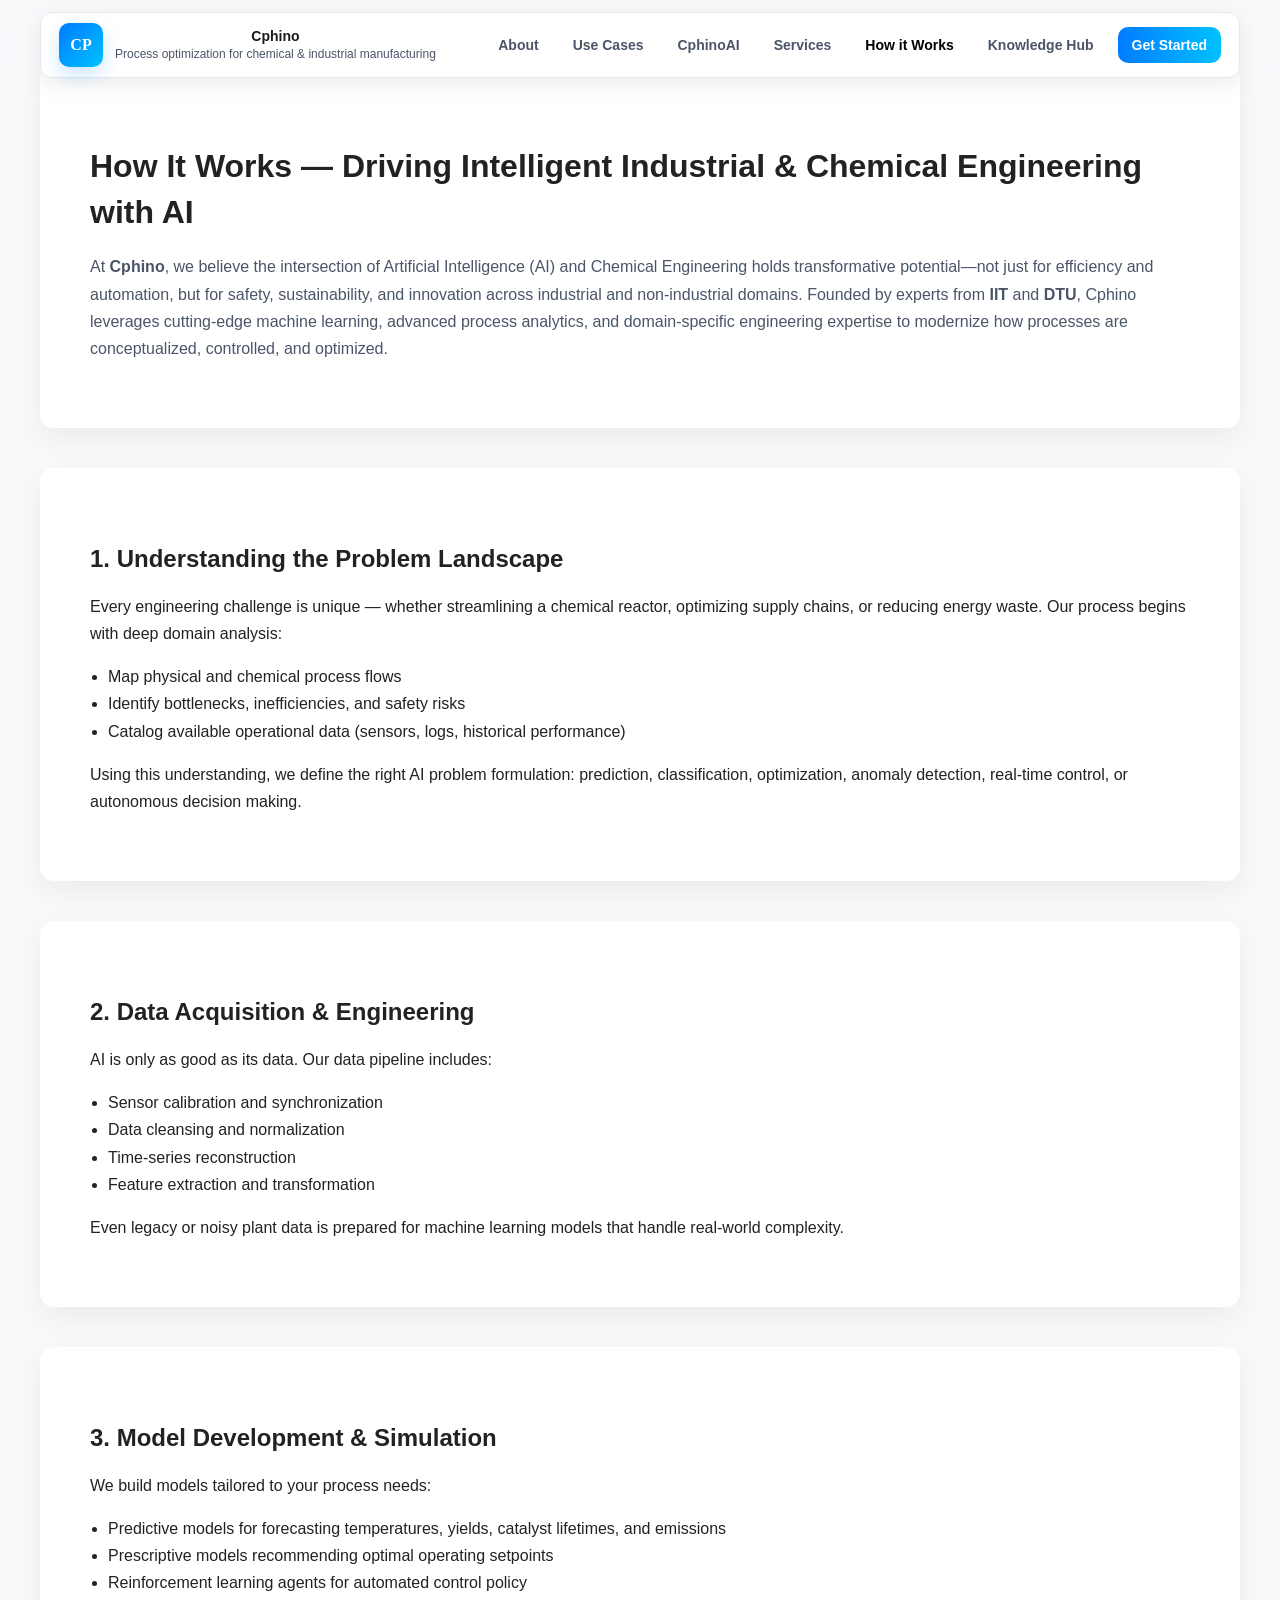
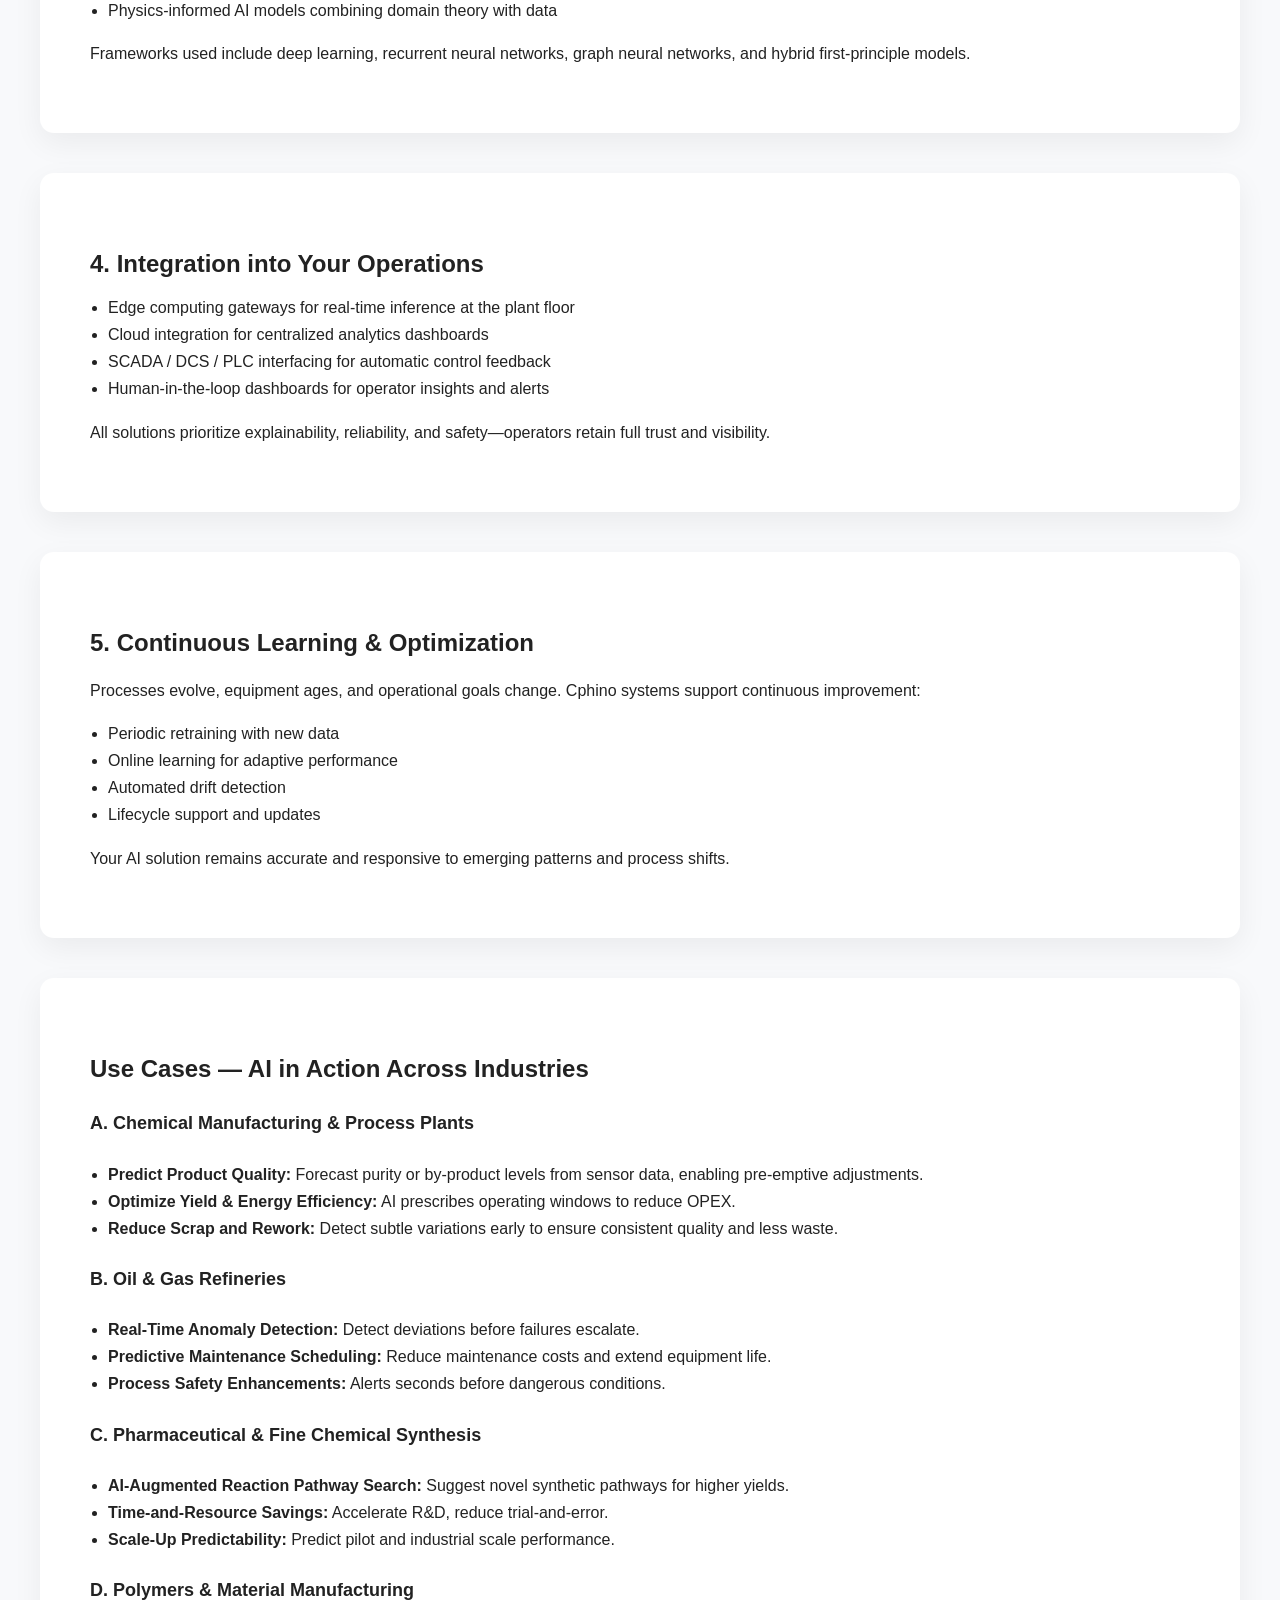
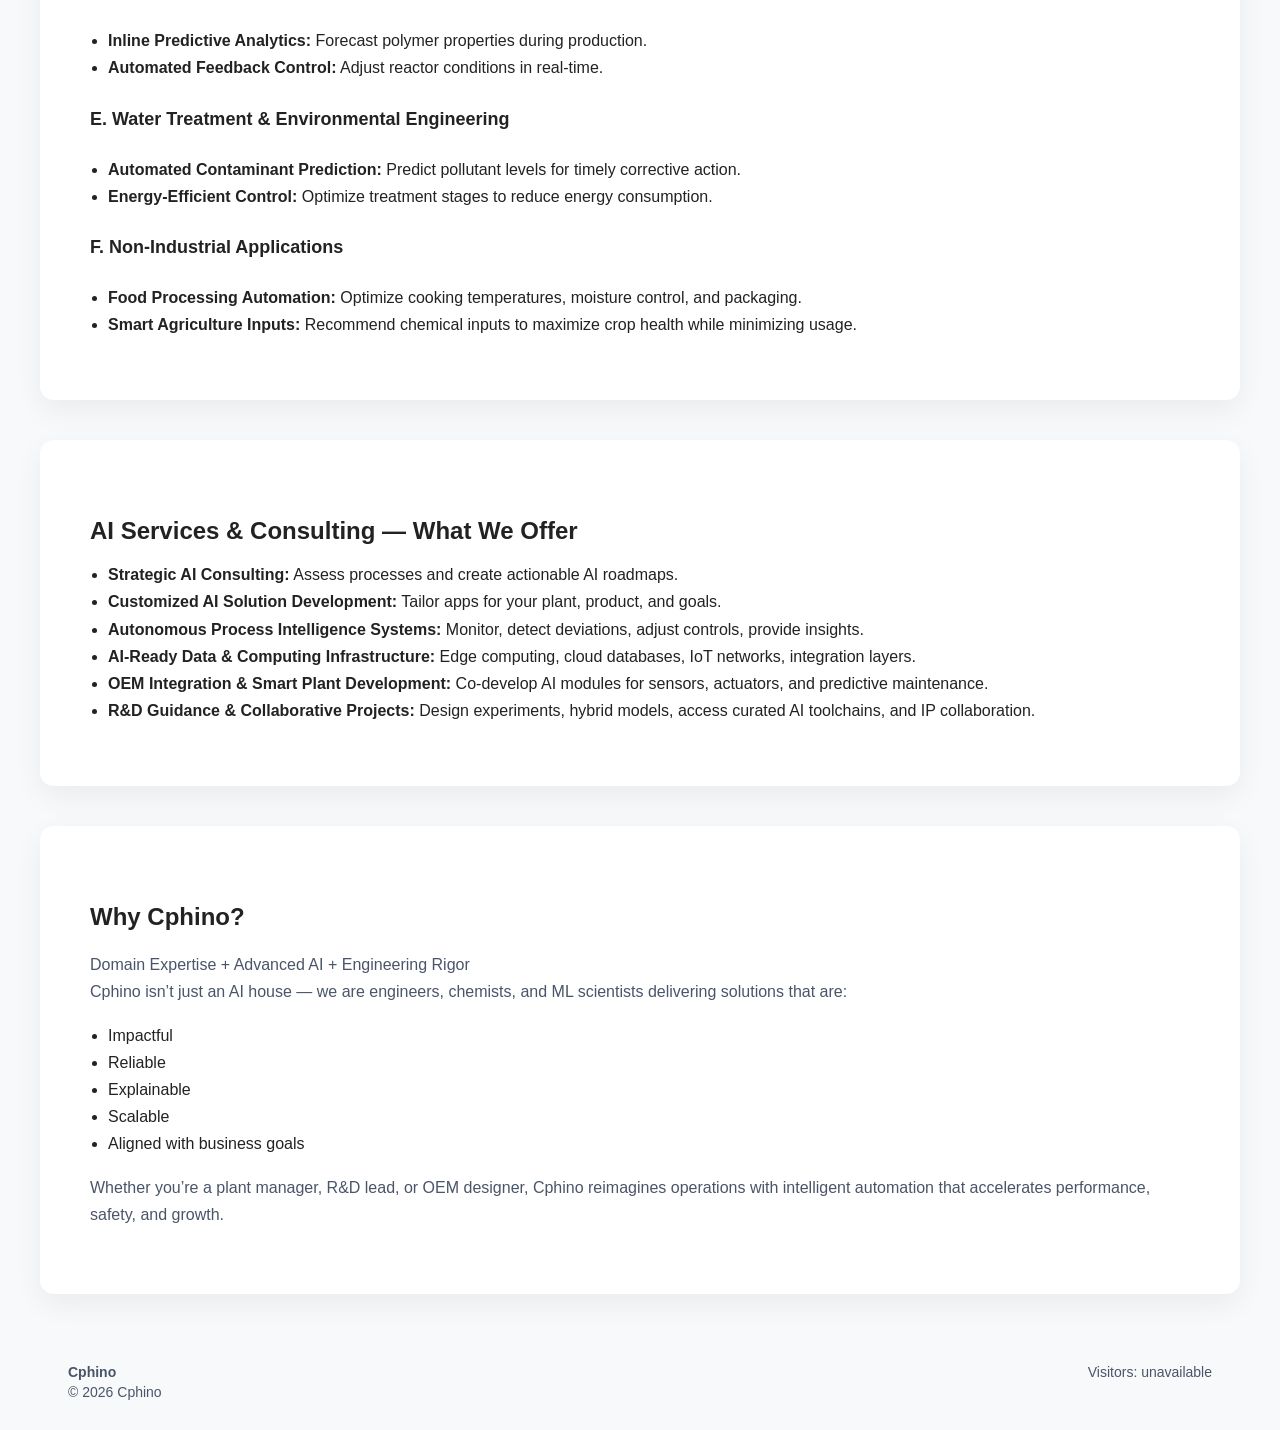
<file: how.html>
<!doctype html>
<html lang="en">
<head>
  <meta charset="utf-8">
  <meta name="viewport" content="width=device-width, initial-scale=1">
  <title>How It Works — Cphino</title>
  <meta name="description" content="Learn how Cphino leverages AI to optimize chemical and industrial processes, from problem analysis to deployment.">
  <link rel="stylesheet" href="/style.css">
</head>
<body>

<header>
  <div class="container nav">
    <div class="brand">
      <div class="logo">CP</div>
      <div>
        <h1 style="font-size:14px;margin:0">Cphino</h1>
        <div class="muted" style="font-size:12px">
          Process optimization for chemical & industrial manufacturing
        </div>
      </div>
    </div>

    <nav>
      <ul>
        <li><a href="about.html">About</a></li>
        <li><a href="usecases.html">Use Cases</a></li>
        <li><a href="cphinoai.html">CphinoAI</a></li>
        <li><a href="services.html">Services</a></li>
        <li><a href="how.html" style="color:#000;font-weight:700">How it Works</a></li>
        <li><a href="knowledgehub.html">Knowledge Hub</a></li>
        <li><a href="contact.html" class="cta-btn">Get Started</a></li>
      </ul>
    </nav>
  </div>
</header>

<main class="how-full">

  <!-- Intro Section -->
  <section>
    <h2>How It Works — Driving Intelligent Industrial & Chemical Engineering with AI</h2>
    <p class="muted">
      At <strong>Cphino</strong>, we believe the intersection of Artificial Intelligence (AI) and Chemical Engineering 
      holds transformative potential—not just for efficiency and automation, but for safety, sustainability, 
      and innovation across industrial and non-industrial domains. 
      Founded by experts from <strong>IIT</strong> and <strong>DTU</strong>, Cphino leverages cutting-edge machine learning, 
      advanced process analytics, and domain-specific engineering expertise to modernize how processes are conceptualized, controlled, and optimized.
    </p>
  </section>

  <!-- Step 1 -->
  <section>
    <h3>1. Understanding the Problem Landscape</h3>
    <p>
      Every engineering challenge is unique — whether streamlining a chemical reactor, optimizing supply chains, 
      or reducing energy waste. Our process begins with deep domain analysis:
    </p>
    <ul>
      <li>Map physical and chemical process flows</li>
      <li>Identify bottlenecks, inefficiencies, and safety risks</li>
      <li>Catalog available operational data (sensors, logs, historical performance)</li>
    </ul>
    <p>
      Using this understanding, we define the right AI problem formulation: prediction, classification, optimization, anomaly detection, 
      real-time control, or autonomous decision making.
    </p>
  </section>

  <!-- Step 2 -->
  <section>
    <h3>2. Data Acquisition & Engineering</h3>
    <p>
      AI is only as good as its data. Our data pipeline includes:
    </p>
    <ul>
      <li>Sensor calibration and synchronization</li>
      <li>Data cleansing and normalization</li>
      <li>Time-series reconstruction</li>
      <li>Feature extraction and transformation</li>
    </ul>
    <p>
      Even legacy or noisy plant data is prepared for machine learning models that handle real-world complexity.
    </p>
  </section>

  <!-- Step 3 -->
  <section>
    <h3>3. Model Development & Simulation</h3>
    <p>
      We build models tailored to your process needs:
    </p>
    <ul>
      <li>Predictive models for forecasting temperatures, yields, catalyst lifetimes, and emissions</li>
      <li>Prescriptive models recommending optimal operating setpoints</li>
      <li>Reinforcement learning agents for automated control policy</li>
      <li>Physics-informed AI models combining domain theory with data</li>
    </ul>
    <p>
      Frameworks used include deep learning, recurrent neural networks, graph neural networks, and hybrid first-principle models.
    </p>
  </section>

  <!-- Step 4 -->
  <section>
    <h3>4. Integration into Your Operations</h3>
    <ul>
      <li>Edge computing gateways for real-time inference at the plant floor</li>
      <li>Cloud integration for centralized analytics dashboards</li>
      <li>SCADA / DCS / PLC interfacing for automatic control feedback</li>
      <li>Human-in-the-loop dashboards for operator insights and alerts</li>
    </ul>
    <p>
      All solutions prioritize explainability, reliability, and safety—operators retain full trust and visibility.
    </p>
  </section>

  <!-- Step 5 -->
  <section>
    <h3>5. Continuous Learning & Optimization</h3>
    <p>
      Processes evolve, equipment ages, and operational goals change. Cphino systems support continuous improvement:
    </p>
    <ul>
      <li>Periodic retraining with new data</li>
      <li>Online learning for adaptive performance</li>
      <li>Automated drift detection</li>
      <li>Lifecycle support and updates</li>
    </ul>
    <p>
      Your AI solution remains accurate and responsive to emerging patterns and process shifts.
    </p>
  </section>

  <!-- Industry-specific Use Cases -->
  <section>
    <h3>Use Cases — AI in Action Across Industries</h3>

    <h4>A. Chemical Manufacturing & Process Plants</h4>
    <ul>
      <li><strong>Predict Product Quality:</strong> Forecast purity or by-product levels from sensor data, enabling pre-emptive adjustments.</li>
      <li><strong>Optimize Yield & Energy Efficiency:</strong> AI prescribes operating windows to reduce OPEX.</li>
      <li><strong>Reduce Scrap and Rework:</strong> Detect subtle variations early to ensure consistent quality and less waste.</li>
    </ul>

    <h4>B. Oil & Gas Refineries</h4>
    <ul>
      <li><strong>Real-Time Anomaly Detection:</strong> Detect deviations before failures escalate.</li>
      <li><strong>Predictive Maintenance Scheduling:</strong> Reduce maintenance costs and extend equipment life.</li>
      <li><strong>Process Safety Enhancements:</strong> Alerts seconds before dangerous conditions.</li>
    </ul>

    <h4>C. Pharmaceutical & Fine Chemical Synthesis</h4>
    <ul>
      <li><strong>AI-Augmented Reaction Pathway Search:</strong> Suggest novel synthetic pathways for higher yields.</li>
      <li><strong>Time-and-Resource Savings:</strong> Accelerate R&D, reduce trial-and-error.</li>
      <li><strong>Scale-Up Predictability:</strong> Predict pilot and industrial scale performance.</li>
    </ul>

    <h4>D. Polymers & Material Manufacturing</h4>
    <ul>
      <li><strong>Inline Predictive Analytics:</strong> Forecast polymer properties during production.</li>
      <li><strong>Automated Feedback Control:</strong> Adjust reactor conditions in real-time.</li>
    </ul>

    <h4>E. Water Treatment & Environmental Engineering</h4>
    <ul>
      <li><strong>Automated Contaminant Prediction:</strong> Predict pollutant levels for timely corrective action.</li>
      <li><strong>Energy-Efficient Control:</strong> Optimize treatment stages to reduce energy consumption.</li>
    </ul>

    <h4>F. Non-Industrial Applications</h4>
    <ul>
      <li><strong>Food Processing Automation:</strong> Optimize cooking temperatures, moisture control, and packaging.</li>
      <li><strong>Smart Agriculture Inputs:</strong> Recommend chemical inputs to maximize crop health while minimizing usage.</li>
    </ul>
  </section>

  <!-- AI Services & Consulting -->
  <section>
    <h3>AI Services & Consulting — What We Offer</h3>
    <ul>
      <li><strong>Strategic AI Consulting:</strong> Assess processes and create actionable AI roadmaps.</li>
      <li><strong>Customized AI Solution Development:</strong> Tailor apps for your plant, product, and goals.</li>
      <li><strong>Autonomous Process Intelligence Systems:</strong> Monitor, detect deviations, adjust controls, provide insights.</li>
      <li><strong>AI-Ready Data & Computing Infrastructure:</strong> Edge computing, cloud databases, IoT networks, integration layers.</li>
      <li><strong>OEM Integration & Smart Plant Development:</strong> Co-develop AI modules for sensors, actuators, and predictive maintenance.</li>
      <li><strong>R&D Guidance & Collaborative Projects:</strong> Design experiments, hybrid models, access curated AI toolchains, and IP collaboration.</li>
    </ul>
  </section>

  <!-- Why Cphino -->
  <section>
    <h3>Why Cphino?</h3>
    <p class="muted">
      Domain Expertise + Advanced AI + Engineering Rigor<br>
      Cphino isn’t just an AI house — we are engineers, chemists, and ML scientists delivering solutions that are:
    </p>
    <ul>
      <li>Impactful</li>
      <li>Reliable</li>
      <li>Explainable</li>
      <li>Scalable</li>
      <li>Aligned with business goals</li>
    </ul>
    <p class="muted">
      Whether you’re a plant manager, R&D lead, or OEM designer, Cphino reimagines operations with intelligent automation that accelerates performance, safety, and growth.
    </p>
  </section>

</main>

<footer class="container">
  <div style="display:flex;justify-content:space-between;flex-wrap:wrap">
    <div>
      <strong>Cphino</strong><br>
      <span class="muted">© <span id="year"></span> Cphino</span>
    </div>
    <div id="visitorCount" class="muted">Visitors: loading...</div>
  </div>
</footer>

<script src="/main.js"></script>

</body>
</html>
</file>
<file: style.css>
:root{ 
    --bg:#ffffff;
    --text:#1a1a1a; 
    --muted:#4a5568; 
    --card:#f8f9fb; 
    --accent1:#007bff; 
    --accent2:#00c2ff; 
    --glass:#f2f4f7; 
    --radius:14px; 
    --maxw:1200px; 
    --shadow:0 6px 24px rgba(0,0,0,0.08); } 
    
    *{box-sizing:border-box}
     html,body{height:100%}
     body{
         margin:0; 
         font-family:Inter, system-ui, -apple-system, "Segoe UI", Roboto, "Helvetica Neue", Arial;
         background:var(--bg);
         color:var(--text);
         -webkit-font-smoothing:antialiased;
         -moz-osx-font-smoothing:grayscale; 
         line-height:1.45; } 
         
         .container{max-width:var(--maxw);
            margin:0 auto;padding:28px;} 
            
  /* NAV */
     header{
        position:sticky;
        top:12px;
        z-index:50;      
        backdrop-filter:blur(8px); }
                 
     .nav{
         display:flex;
         align-items:center;
         justify-content:space-between; 
         background:#ffffffee;
         padding:10px 18px;
         border-radius:12px; 
         box-shadow:var(--shadow);
         border:1px solid #e5e7eb; } 
                      
     .brand{
         display:flex;
         align-items:center;
         gap:12px}
                    
     .logo{
         width:44px;
         height:44px;
         border-radius:10px; 
         background:linear-gradient(135deg,var(--accent1),var(--accent2)); 
         display:flex;
         align-items:center;
         justify-content:center;
         font-weight:700;
         color:#fff;
         font-family:Poppins; 
         box-shadow: 0 8px 20px rgba(0,130,255,0.2); } 
                    
     .brand h1{
         font-size:16px;
         margin:0;color:var(--text)} 
      nav ul{
         display:flex;
         gap:14px;
         list-style:none;
         padding:0;
         margin:0;
         align-items:center} 
     nav a{
         color:var(--muted);
         text-decoration:none;
         font-weight:600;
         font-size:14px;
         padding:8px 10px;
         border-radius:8px} 
     nav a:hover{
         color:var(--text);
         background:#eef2f6}
                    
     .cta-btn{ 
         background: linear-gradient(90deg,var(--accent1),var(--accent2)); 
         padding:10px 14px;
         border-radius:10px;
         color:white;
         font-weight:700;
         text-decoration:none } 
                        
 /* HERO */ 
     .hero{
         display:grid;
         grid-template-columns:1fr 480px;
         gap:28px;
         align-items:center;
         margin-top:30px; } 
     .hero-left h2{
         font-size:34px;
         margin:0 0 12px 0;
         line-height:1.05;
         font-weight:800} 
     .hero-left p{
         color:var(--muted);
         margin:0 0 18px 0;
         font-size:16px} 
     .pill{
         display:inline-block; 
         padding:6px 10px;
         border-radius:999px;
         background:#eef2f7; 
         color:var(--muted);
         font-weight:600;
         font-size:13px }
     .kpis{
         display:flex;
         gap:14px;
         margin-top:10px} 
     .kpi{ 
         background:#f1f4f8; 
         padding:12px;
         border-radius:12px; 
         min-width:120px;
         text-align:center; 
         border:1px solid #e2e6ea }
     .kpi strong{
         display:block;
         font-size:18px;
         color:var(--text)} 
     .kpi span{
         color:var(--muted);
         font-size:13px} 
                             
     .hero-right{
         background:white; 
         padding:18px;
         border-radius:12px; 
         border:1px solid #e6e9ed;
         box-shadow:var(--shadow); } 
                        
     .flow-diagram{
         display:flex;
         flex-direction:column;
         gap:12px} 
     .flow-step{ 
         display:flex;
         align-items:center;
         gap:12px; 
         padding:12px;
         border-radius:10px; 
         background:#f7f9fc; 
         border:1px solid #e7e9ef; } 
                        
     .dot{ 
         width:40px;
         height:40px;
         border-radius:8px;
         background:#e9f5ff; 
         color:#0066cc; 
         display:flex;
         align-items:center;
         justify-content:center;
         font-weight:700 }  

 /*about page */
      .about-full {
        width: 100%;
        max-width: none;
        padding: 60px 80px;
        box-sizing: border-box;
      }   
       
      /* =========================
   ABOUT PAGE – ENTERPRISE
========================= */

.about-hero {
  background: linear-gradient(135deg, #f8fafc, #eef2ff);
  padding: 72px;
  border-radius: 24px;
  box-shadow: 0 20px 48px rgba(0,0,0,0.08);
  border: 1px solid #e5e7eb;
  margin-bottom: 52px;
}

.about-hero h2 {
  font-size: 40px;
  font-weight: 800;
  margin-bottom: 14px;
}

.about-hero p {
  font-size: 18px;
  max-width: 900px;
  color: var(--muted);
}

.about-section {
  background: #ffffff;
  padding: 52px;
  border-radius: 20px;
  border: 1px solid #e5e7eb;
  box-shadow: 0 14px 34px rgba(0,0,0,0.06);
  margin-bottom: 44px;
}

.about-section h3 {
  font-size: 30px;
  font-weight: 800;
  margin-bottom: 20px;
  position: relative;
}

.about-section h3::after {
  content: "";
  width: 60px;
  height: 4px;
  background: linear-gradient(90deg,var(--accent1),var(--accent2));
  display: block;
  margin-top: 10px;
  border-radius: 3px;
}

.about-section p,
.about-section ul {
  max-width: 900px;
}

.about-section ul li {
  margin-bottom: 8px;
}

.emphasis {
  font-size: 18px;
  font-weight: 600;
  margin-top: 18px;
}

/* What We Do cards */
.about-grid {
  display: grid;
  grid-template-columns: repeat(auto-fit, minmax(260px, 1fr));
  gap: 20px;
  margin-top: 24px;
}

.about-card {
  background: #f8fafc;
  padding: 24px;
  border-radius: 14px;
  border: 1px solid #e5e7eb;
  font-weight: 600;
  transition: all 0.3s ease;
}

.about-card:hover {
  transform: translateY(-6px);
  box-shadow: 0 16px 36px rgba(0,0,0,0.08);
}

/* Vision */
.about-section.vision {
  background: linear-gradient(135deg, #eef7ff, #f8fafc);
}

/* Closing */
.about-closing {
  background: linear-gradient(135deg, #eef7ff, #f8fafc);
  padding: 64px;
  border-radius: 24px;
  text-align: center;
  border: 1px solid #dbeafe;
}

.about-closing h3 {
  font-size: 34px;
  margin-bottom: 10px;
}

.about-closing p {
  font-size: 18px;
  font-weight: 600;
}

/* Responsive */
@media (max-width: 768px) {
  .about-hero,
  .about-section,
  .about-closing {
    padding: 32px 22px;
  }

  .about-hero h2 {
    font-size: 30px;
  }

  .about-section h3 {
    font-size: 24px;
  }
}

/* usecase page */
  /* Full-width pages (About, Use Cases) */
.page-full {
  width: 100%;
  max-width: none;
  padding: 60px 80px;
  box-sizing: border-box;
}

/* =========================
   USE CASES – PRESENTATION
========================= */

.usecase-hero {
  background: linear-gradient(135deg, #f8fafc, #eef2ff);
  padding: 64px;
  border-radius: 22px;
  box-shadow: 0 20px 48px rgba(0,0,0,0.08);
  border: 1px solid #e5e7eb;
  margin-bottom: 48px;
}

.usecase-hero h2 {
  font-size: 38px;
  font-weight: 800;
  margin-bottom: 14px;
}

.usecase-hero p {
  font-size: 18px;
  max-width: 900px;
  color: var(--muted);
}

.usecase-section {
  background: #ffffff;
  padding: 52px;
  border-radius: 20px;
  border: 1px solid #e5e7eb;
  box-shadow: 0 14px 34px rgba(0,0,0,0.06);
  margin-bottom: 44px;
}

.usecase-section h3 {
  font-size: 30px;
  font-weight: 800;
  margin-bottom: 28px;
  position: relative;
}

.usecase-section h3::after {
  content: "";
  width: 64px;
  height: 4px;
  background: linear-gradient(90deg,var(--accent1),var(--accent2));
  display: block;
  margin-top: 10px;
  border-radius: 3px;
}

.usecase-grid {
  display: grid;
  grid-template-columns: repeat(auto-fit, minmax(280px, 1fr));
  gap: 24px;
}

.usecase-card {
  background: #f8fafc;
  padding: 28px;
  border-radius: 16px;
  border: 1px solid #e5e7eb;
  transition: all 0.3s ease;
}

.usecase-card:hover {
  transform: translateY(-6px);
  box-shadow: 0 16px 36px rgba(0,0,0,0.08);
}

.usecase-card h4 {
  font-size: 20px;
  font-weight: 700;
  margin-bottom: 10px;
}

.usecase-card ul {
  padding-left: 18px;
  margin-top: 12px;
}

.usecase-card ul li {
  margin-bottom: 6px;
}

.usecase-grid.simple .usecase-card {
  text-align: center;
  font-weight: 700;
  font-size: 16px;
}

/* Closing CTA */
.usecase-closing {
  background: linear-gradient(135deg, #eef7ff, #f8fafc);
  text-align: center;
  padding: 64px 40px;
  border-radius: 22px;
  border: 1px solid #dbeafe;
}

.usecase-closing h3 {
  font-size: 34px;
  margin-bottom: 10px;
}

.usecase-closing p {
  font-size: 18px;
  max-width: 800px;
  margin: 0 auto;
}

/* Responsive */
@media (max-width: 768px) {
  .usecase-hero,
  .usecase-section {
    padding: 32px 22px;
  }

  .usecase-hero h2 {
    font-size: 30px;
  }

  .usecase-section h3 {
    font-size: 24px;
  }
}

    /* =========================
   USE CASES PAGE STYLES
========================= */

/* how it works */
main.container h2,
main.container h3,
main.container h4 {
    margin-top: 10px;   /* space above heading */
    margin-bottom: 10px; /* space below heading */
    padding: 4px 0;
}

main.container p {
    margin-top: 10px;    /* small space above paragraph */
    margin-bottom: 12px; /* small space below paragraph */
    line-height: 1.5;    /* optional for readability */
    padding: 0 2px;
}

main.container ol,
main.container ul {
    margin-top: 6px;
    margin-bottom: 12px;
    padding-left: 20px;
}

main.container li {
    margin-bottom: 6px;
}
 
/* service-page */
  .services-full section {
    padding: 0;
  }
   .services-full .page-section {
    max-width: 1200px;
    margin: 0 auto 40px;
    padding: 50px
}
     .services-full h2 {
  font-size: 34px;
  font-weight: 800;
  margin-bottom: 18px;
}

.services-full h3 {
  font-size: 22px;
  font-weight: 700;
  margin-bottom: 12px;
}
    .services-full p {
  font-size: 16px;
  line-height: 1.7;
  margin-bottom: 14px;
  color: #222;
}
  .services-full ul {
  padding-left: 20px;
  margin-top: 10px;
}

.services-full ul li {
  margin-bottom: 8px;
  line-height: 1.6;
}
  .muted {
  color: #666;
}
 .services-full.closing {
  background: linear-gradient(135deg, #f4f7fb, #eef2ff);
  padding: 42px;
  border-radius: 18px;
  border: 1px solid #e5e7eb;
}

.page-section.closing h3 {
  margin-bottom: 8px;
} */

/* ===== COMMON PAGE LAYOUT (About, Services, Use cases) ===== */

.services-full {
  width: 100%;
  max-width: none;
  margin: 0 auto;
  padding: 60px 20px;
}

/* Page sections as cards */
.page-section {
  background: #ffffff;
  border-radius: 14px;
  padding: 40px;
  margin-bottom: 32px;
  box-shadow: 0 10px 30px rgba(0, 0, 0, 0.06);
  transition: transform 0.3s ease, box-shadow 0.3s ease;
}

/* Hover effect (presentation feel) */
.page-section:hover {
  transform: translateY(-4px);
  box-shadow: 0 14px 40px rgba(0, 0, 0, 0.08);
}

/* Headings */
.page-section h2 {
  font-size: 32px;
  margin-bottom: 14px;
  position: relative;
}

.page-section h3 {
  font-size: 24px;
  margin-bottom: 12px;
}

/* Blue underline accent (like About page) */
.page-section h2::after,
.page-section h3::after {
  content: "";
  display: block;
  width: 60px;
  height: 4px;
  background: #2563eb;
  margin-top: 10px;
  border-radius: 4px;
}

/* Paragraphs */
.page-section p {
  font-size: 16px;
  line-height: 1.7;
  color: #444;
  margin-bottom: 18px;
}

/* Lists */
.page-section ul {
  padding-left: 20px;
}

.page-section ul li {
  margin-bottom: 10px;
  line-height: 1.6;
}

/* Closing section highlight */
.page-section.closing {
  background: linear-gradient(135deg, #f0f6ff, #ffffff);
  border-left: 5px solid #2563eb;
}

/* ===== HOW IT WORKS PAGE (MATCH ABOUT / SERVICES) ===== */

.how-full {
  width: 100%;
  padding: 0;
  margin: 0;
}

/* Each section behaves like a card */
.how-full section {
  max-width: 1200px;
  margin: 0 auto 40px;
  background: #ffffff;
  padding: 50px;
  border-radius: 14px;
  box-shadow: 0 10px 30px rgba(0, 0, 0, 0.06);
}

/* Headings */
.how-full h2 {
  font-size: 32px;
  margin-bottom: 18px;
}

.how-full h3 {
  font-size: 24px;
  margin-bottom: 12px;
}

.how-full h4 {
  font-size: 18px;
  margin-top: 24px;
}

/* Text readability */
.how-full p,
.how-full li {
  font-size: 16px;
  line-height: 1.7;
}

/* Lists spacing */
.how-full ul {
  padding-left: 18px;
  margin: 12px 0;
}


/* knowledgehub */
#postsList .card {
  margin-bottom: 16px;
  padding: 16px;
  border-radius: 12px;
  border: 1px solid #e5e7eb;
  background: #f8f9fb;
}

#postForm input, #postForm textarea {
  margin-bottom: 12px;
  width: 100%;
  padding: 10px;
  border-radius: 10px;
  border: 1px solid #ced4da;
}
#postForm button {
  background: linear-gradient(90deg,var(--accent1),var(--accent2));
  color: #fff;
  font-weight: 700;
  padding: 10px 14px;
  border-radius: 10px;
  border: none;
  cursor: pointer;
}



 /* SECTIONS */
     section{
         padding:64px 0}
     .grid{
         display:grid;
         grid-template-columns:repeat(3,1fr);
         gap:18px} 
     .card{
         background:var(--card); 
         padding:18px;
         border-radius:12px; 
         box-shadow:var(--shadow); 
         border:1px solid #e5e7eb } 
     .card h3{
         margin:0 0 8px 0} 
      .muted{
         color:var(--muted)} 
                    
/* HOW IT WORKS */ 
     .steps{
          display:flex;
          flex-direction:column;
          gap:12px} 
     .step{
          display:flex;
          gap:12px;
          align-items:flex-start} 
     .step .num{
          width:44px;
          height:44px;
          border-radius:10px; 
          background:linear-gradient(90deg,var(--accent1),var(--accent2)); 
          display:flex;
          align-items:center;
          justify-content:center; 
          font-weight:700;
          color:white } 
                            
   /*contact section heading*/
   .contact-header{
    text-align: center;
    padding: 50px 20px;
    margin-bottom: 30px;
    background: linear-gradient(135deg, #f4f7fb, #eef2ff);
    border-radius: 16px;
   }  
   
   .contact-header h2{
    font-size: 36px;
    font-weight: 800;
    margin-bottom: 10px;
    color: #0f172a;
   }

   .contact-header p{
    font-size: 16px;
    max-width: 600px;
    margin: 0 auto;
    color: #64748b;
   }

   /* Knowledge Hub Page Styling */
body {
  font-family: "Inter", "Poppins", Arial, sans-serif;
  background-color: #f8f9fb;
  color: #222;
  margin: 0;
  padding: 0;
}

/* Main container */
#posts {
  max-width: 900px;
  margin: 60px auto;
  padding: 0 20px;
}

/* Page heading */
h1 {
  text-align: center;
  font-size: 42px;
  font-weight: 700;
  margin-bottom: 50px;
  color: #0a2540;
}

/* Each post card */
.post {
  background: #ffffff;
  padding: 30px 35px;
  margin-bottom: 30px;
  border-radius: 12px;
  box-shadow: 0 10px 25px rgba(0, 0, 0, 0.06);
}

/* Post title */
.post h3 {
  font-size: 26px;
  margin-bottom: 15px;
  color: #111827;
}

/* Post content */
.post p {
  font-size: 16px;
  line-height: 1.8;
  color: #374151;
  white-space: pre-line; /* keeps line breaks */
}

/* Divider */
.post hr {
  border: none;
  height: 1px;
  background: #e5e7eb;
  margin-top: 30px;
}

 /* CTA */ 
     .big-cta{ 
         display:flex;
         align-items:center;
         justify-content:space-between; 
         padding:20px;
         border-radius:12px; 
         background:#eef7ff; 
         border:1px solid #d7e8ff; } 
                        
      footer{
         padding:28px;
         color:var(--muted);
         font-size:14px
        } 

 .post-card {
  background: #fff;
  padding: 24px;
  margin-bottom: 24px;
  border-radius: 12px;
  box-shadow: 0 8px 24px rgba(0,0,0,0.08);
}

.post-card h3 {
  margin-bottom: 12px;
  color: #0a3cff;
}

                            
 /* RESPONSIVE */ 
      @media (max-width:980px){ 
      .hero{
        grid-template-columns:1fr;
        gap:18px;
      } 

      .grid{
        grid-template-columns:repeat(2,1fr);
    } 
  } 
      @media (max-width:640px){
         nav ul{
            display:none;
        } 
                    
      .container{
        padding:12px;
    } 
      .grid{
        grid-template-columns:1fr;
    } 
  } 

     @media (max-width: 768px){
        .about-full {
            padding: 30px 20px;
        }
     }

     @media (max-width: 768px) {
        .page-full {
            padding: 32px 20px;
        }
     }
                    
      input,textarea{
          background:white;
          border:1px solid #ced4da; 
          padding:12px;
          border-radius:10px; 
          color:var(--text);
          width:100%;
          outline:none } 
      input:focus,textarea:focus{
          border-color:#0099ff; 
          box-shadow:0 0 0 3px rgba(0,153,255,0.15) } 
                         
    .btn{ 
         padding:10px 14px;
         border-radius:10px; 
         background:linear-gradient(90deg,var(--accent1),var(--accent2)); 
         color:white;
         font-weight:700;
         border:none;
         cursor:pointer }
</file>
